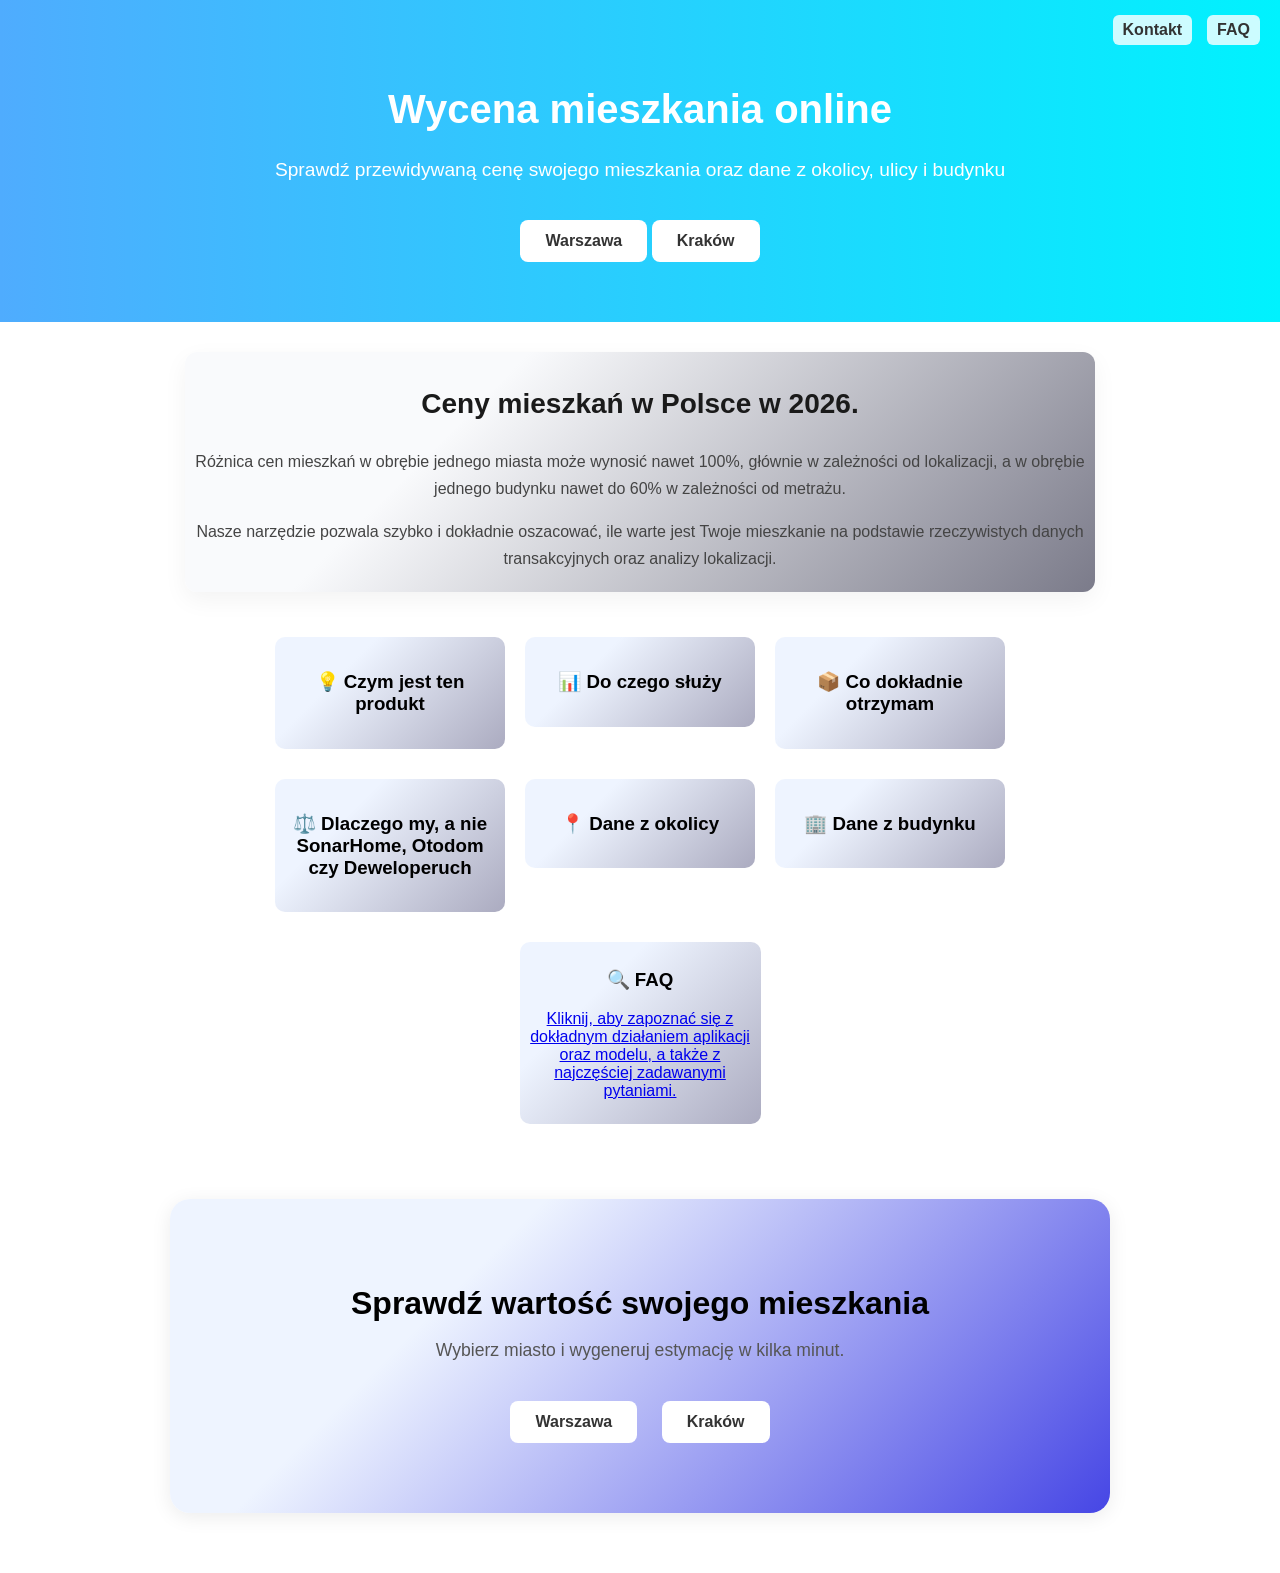
<file: frontend/index.html>
<!DOCTYPE html>
<html>
<head>
    <meta charset="UTF-8">
    <meta name="viewport" content="width=device-width, initial-scale=1.0">
    <meta name="description"
    content="Sprawdź przewidywaną cenę mieszkania w Warszawie, Krakowie, Trójmieście i innych największych miastach. Kalkulator analizuje lokalizację, metraż, budynek i ceny transakcyjne." />
    <title>Wycena mieszkań w Polsce – sprawdź cenę online w 2 minuty</title>
    <link rel="stylesheet" href="stylee.css">
</head>
<body>

<div class="top-links">
    <a href="https://www.warszawskieceny.pl/kontakt.html">Kontakt</a>
    <a href="FAQ.html">FAQ</a>
</div>


<header class="hero">
    <h1>Wycena mieszkania online</h1>
    <p>Sprawdź przewidywaną cenę swojego mieszkania oraz dane z okolicy, ulicy i budynku</p>

    <a href="https://www.warszawskieceny.pl" class="main-btn">Warszawa</a>
    <a href="https://krakowskieceny-pl.onrender.com/" class="main-btn">Kraków</a>

</header>




<section class="seo-text">
    <h2>Ceny mieszkań w Polsce w 2026.</h2>
    <p>
        Różnica cen mieszkań w obrębie jednego miasta może wynosić nawet 100%,
        głównie w zależności od lokalizacji, a w obrębie jednego budynku nawet do 60% w zależności od metrażu.
    </p>

    <p>
        Nasze narzędzie pozwala szybko i dokładnie oszacować, ile warte jest Twoje mieszkanie na podstawie
        rzeczywistych danych transakcyjnych oraz analizy lokalizacji.
    </p>
</section>


<div class="features">
    <div class="feature-box-faq">
        <h3>💡 Czym jest ten produkt</h3>
        <p class = "answer">To narzędzie, które pozwala oszacować realną wartość mieszkania na podstawie rzeczywistych transakcji uzyskanych z danych Ministerstwa Rozwoju i Technologii.</p>
    </div>



    <div class="feature-box-faq">
        <h3>📊️ Do czego służy</h3>
        <p class = "answer">Narzędzie pomaga ocenić, czy cena mieszkania jest zawyżona, zaniżona czy też adekwatna.
        Może być wykorzystane przy zakupie, sprzedaży lub analizie inwestycji.</p>
    </div>

        <div class="feature-box-faq">
        <h3>📦️ Co dokładnie otrzymam</h3>
        <p class = "answer">Końcowym produktem jest raport zawierający predykcję wartości mieszkania dla wskazanego adresu i parametrów.<br><br>
            Dodatkowo raport zawiera zagregowane dane transakcyjne z najbliższej okolicy.
            Jeśli ulica występuje w bazie – otrzymasz również dane dla ulicy, a jeśli dostępne są dane dla konkretnego adresu – także dla budynku.</p>
    </div>


</div>

<div class="features">
        <div class="feature-box-faq">
        <h3>⚖️ Dlaczego my, a nie SonarHome, Otodom czy Deweloperuch</h3>
        <p class = "answer">Na rynku istnieją różne narzędzia do analizy cen mieszkań, jednak każde z nich ma swoje ograniczenia.
<br><br>
Serwisy takie jak SonarHome oferują wyceny po podaniu danych kontaktowych (np. e-mail i telefon), co często wiąże się z dalszym kontaktem marketingowym oraz nie oferują danych z okolicy.
<br><br>
Portale ogłoszeniowe, takie jak Otodom, prezentują głównie ceny ofertowe, które mogą znacząco odbiegać od rzeczywistych cen transakcyjnych.
<br><br>
Z kolei narzędzia analizujące konkretne adresy, takie jak Deweloperuch, pokazują dane historyczne, ale nie oferują predykcji dopasowanej do parametrów konkretnego mieszkania.
<br><br>
Ten raport łączy wszystkie te elementy – wykorzystuje rzeczywiste dane transakcyjne, które podane są w raporcie i generuje spersonalizowaną predykcję ceny dla wskazanego mieszkania. Dzięki temu otrzymujesz pełniejszy i bardziej realistyczny obraz rynku niż w przypadku pojedynczych narzędzi.
        </p>

    </div>

    <div class="feature-box-faq">
        <h3>📍 Dane z okolicy</h3>
        <p class = "answer">Do predykcji używana jest analiza cen transakcyjnych w promieniu 100m–500m, których zestawienie otrzymasz wraz z estymacją.</p>
    </div>

    <div class="feature-box-faq">

        <h3>🏢 Dane z budynku</h3>
        <p class = "answer">Jeśli pod wskazanym adresem wystąpiły w ciągu ostatnich dwóch lat transakcje, otrzymasz ich zestawienie wraz z estymacją.</p>
    </div>
</div>


<div class="features">
    <div class="feature-box">
        <h3>🔍 FAQ</h3>
        <a href="FAQ.html" class="feature-link">

        <p>
            Kliknij, aby zapoznać się z dokładnym działaniem aplikacji
            oraz modelu, a także z najczęściej zadawanymi pytaniami.
        </p>
    </a>
    </div>




</div>



<div class="cta">
    <h2>Sprawdź wartość swojego mieszkania</h2>
    <p>Wybierz miasto i wygeneruj estymację w kilka minut.</p>

    <a href="https://www.warszawskieceny.pl" class="main-btn">
        Warszawa
    </a>

    <a href="https://krakowskieceny-pl.onrender.com/" class="main-btn">
        Kraków
    </a>
</div>


<script>
document.querySelectorAll(".feature-box-faq").forEach(box => {
    box.addEventListener("click", () => {
        box.classList.toggle("active");
    });
});
</script>

</body>
</html>
</file>
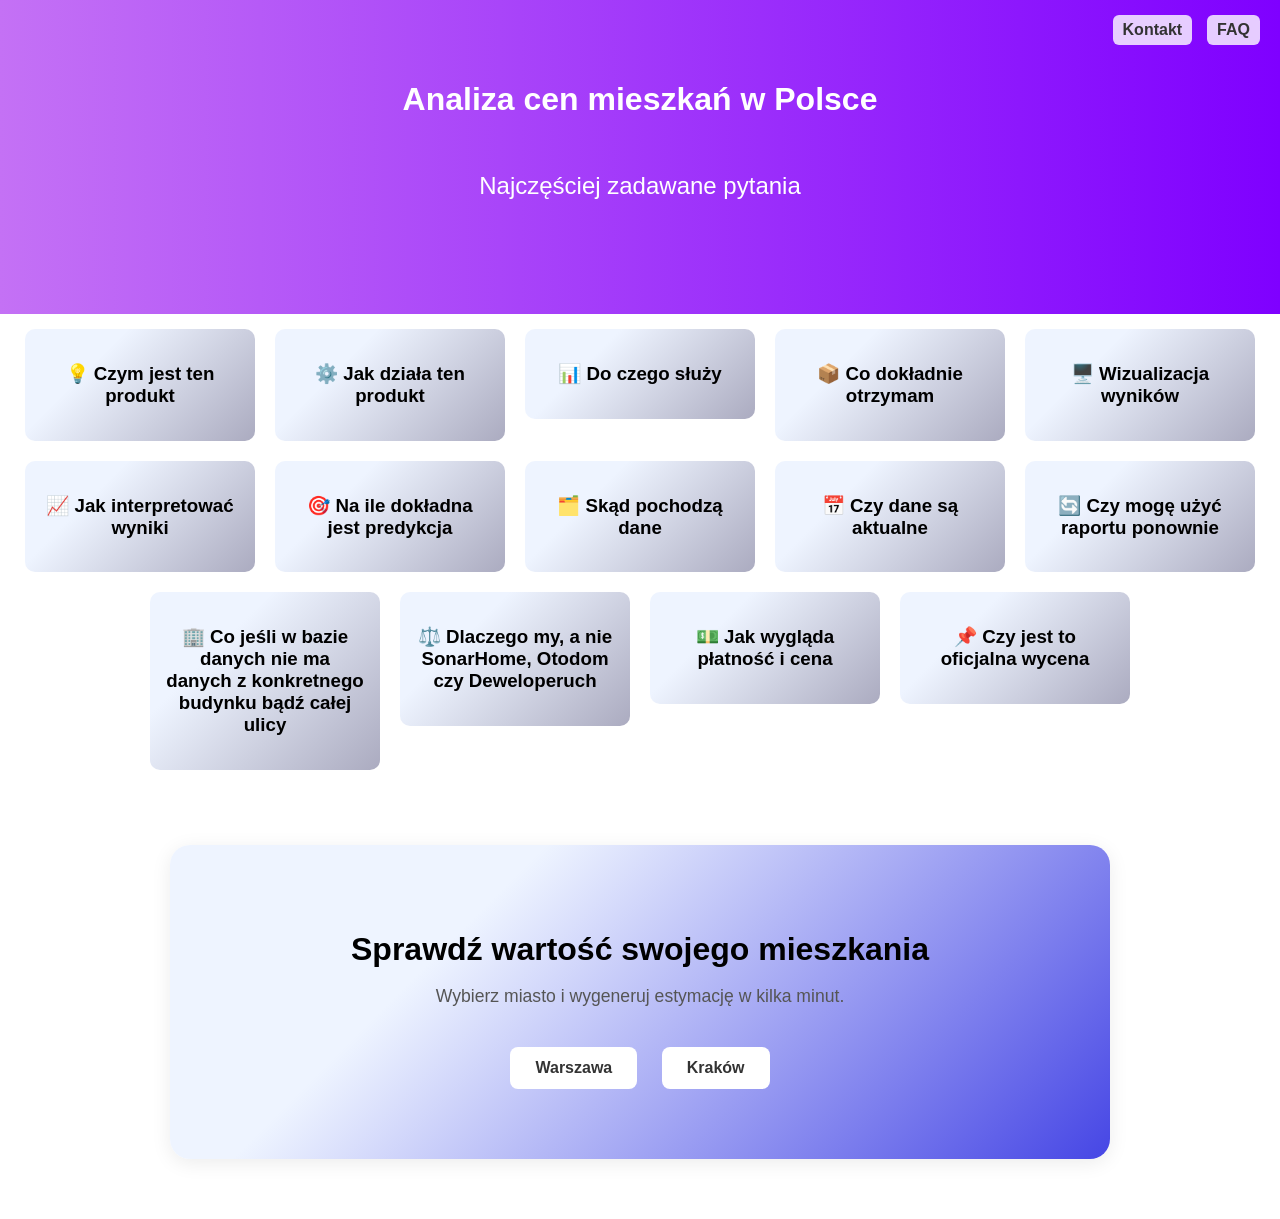
<file: frontend/FAQ.html>
<!DOCTYPE html>
<html lang="en">
<head>
    <meta charset="UTF-8">
    <meta name="viewport" content="width=device-width, initial-scale=1.0">
    <title>FAQ</title>
    <link rel="stylesheet" href="stylee.css">

</head>
<body>

<div class="top-links">
    <a href="https://www.warszawskieceny.pl/kontakt.html">Kontakt</a>
    <a href="FAQ.html">FAQ</a>
</div>


<div class="hero_violet">
    <h1>Analiza cen mieszkań w Polsce</h1>
    <p>Najczęściej zadawane pytania</p>

</div>
<div class="features">
    <div class="feature-box-faq">
        <h3>💡 Czym jest ten produkt</h3>
        <p class = "answer">To narzędzie, które pozwala oszacować realną wartość mieszkania na podstawie rzeczywistych transakcji uzyskanych z danych Ministerstwa Rozwoju i Technologii.</p>
    </div>


    <div class="feature-box-faq">
        <h3>⚙️ Jak działa ten produkt</h3>
        <p class = "answer">Po podaniu odpowiednich danych, model uczenia maszynowego, oparty na regresji liniowej, przewiduje przybliżoną cenę za metr kwadratowy mieszkania na podstawie 50 000 faktycznych rekordów transakcyjnych. </p>
    </div>

    <div class="feature-box-faq">
        <h3>📊️ Do czego służy</h3>
        <p class = "answer">Narzędzie pomaga ocenić, czy cena mieszkania jest zawyżona, zaniżona czy też adekwatna.
        Może być wykorzystane przy zakupie, sprzedaży lub analizie inwestycji.</p>
    </div>


    <div class="feature-box-faq">
        <h3>📦️ Co dokładnie otrzymam</h3>
        <p class = "answer">Końcowym produktem jest raport zawierający predykcję wartości mieszkania dla wskazanego adresu i parametrów.
Dodatkowo raport zawiera zagregowane dane transakcyjne z najbliższej okolicy.
Jeśli ulica występuje w bazie – otrzymasz również dane dla ulicy, a jeśli dostępne są dane dla konkretnego adresu – także dla budynku.</p>
    </div>


    <div class="feature-box-faq">
        <h3>🖥️  Wizualizacja wyników</h3>
        <a href="wynikidisplay.html" class="feature-link">
            <p class = "answer">Kliknij, aby przejść do wizualizacji otrzymanych wyników</p>
        </a>
    </div>




    <div class="feature-box-faq">
        <h3>📈 Jak interpretować wyniki</h3>
        <p class = "answer">Wynik należy traktować jako realistyczną estymację ceny rynkowej, a nie dokładną wycenę notarialną.
        Najlepiej porównać go z cenami ofert i potraktować jako punkt odniesienia przy negocjacjach.</p>
    </div>




    <div class="feature-box-faq">
        <h3>🎯 Na ile dokładna jest predykcja</h3>
        <p class="answer">
            Średni błąd przewidywania wynosi około 7%.
            Oznacza to, że dla większości mieszkań model trafia bardzo blisko realnej ceny rynkowej.
            <br><br>
            Dokładność zależy jednak od dostępności danych – w lokalizacjach z dużą liczbą transakcji
            (np. popularne dzielnice) wyniki są bardziej precyzyjne.
            <br><br>
            W przypadku rzadkich adresów lub nietypowych mieszkań (np. bardzo duży metraż,
            wysoki standard, unikalna lokalizacja), odchylenie może być większe.
            <br><br>
            Raport najlepiej traktować jako solidny punkt odniesienia do oceny,
            czy dana oferta jest zawyżona lub atrakcyjna.
        </p>
    </div>

    <div class="feature-box-faq">
        <h3>🗂️ Skąd pochodzą dane</h3>
        <p class = "answer">Dane pochodzą z rejestru cen nieruchomości publikowanego przez Ministerstwo Rozwoju i Technologii (geoportal.gov.pl).
Są to oficjalne ceny transakcyjne zawarte w aktach notarialnych.</p>
    </div>



    <div class="feature-box-faq">
        <h3>📅 Czy dane są aktualne</h3>
        <p class = "answer">Dane obejmują lata 2024–obecnie i są reprezentatywne dla aktualnych warunków rynkowych.</p>
    </div>

    <div class="feature-box-faq">

        <h3>🔄 Czy mogę użyć raportu ponownie</h3>
        <p class = "answer">Po zakupie raport będzie dostępny na stronie przez godzinę od kliknięcia w "wygeneruj wyniki". Dokument ZIP z gotowymi do pobrania plikami przedstawiającymi całość raportu i danych można w tym czasie pobierać dowolnie, a pobrane pliki będą już na zawsze do Państwa dyspozycji.</p>
    </div>

    <div class="feature-box-faq">
        <h3>🏢 Co jeśli w bazie danych nie ma danych z konkretnego budynku bądź całej ulicy</h3>
        <p class = "answer">W przypadku braku budynku, raport generowany jest w głównej mierze w oparciu o dane transakcyjne ze wskazanej ulicy i najbliższej okolicy.
        <br><br>
            W przypadku braku jakichkolwiek danych ze wskazanej ulicy, raport generwoany jest w oparciu o najbliższą okolicę.
        </p>
    </div>


    <div class="feature-box-faq">
        <h3>⚖️ Dlaczego my, a nie SonarHome, Otodom czy Deweloperuch</h3>
        <p class = "answer">Na rynku istnieją różne narzędzia do analizy cen mieszkań, jednak każde z nich ma swoje ograniczenia.
<br><br>
Serwisy takie jak SonarHome oferują wyceny po podaniu danych kontaktowych (np. e-mail i telefon), co często wiąże się z dalszym kontaktem marketingowym oraz nie oferują danych z okolicy.
<br><br>
Portale ogłoszeniowe, takie jak Otodom, prezentują głównie ceny ofertowe, które mogą znacząco odbiegać od rzeczywistych cen transakcyjnych.
<br><br>
Z kolei narzędzia analizujące konkretne adresy, takie jak Deweloperuch, pokazują dane historyczne, ale nie oferują predykcji dopasowanej do parametrów konkretnego mieszkania.
<br><br>
Ten raport łączy wszystkie te elementy – wykorzystuje rzeczywiste dane transakcyjne, które podane są w raporcie i generuje spersonalizowaną predykcję ceny dla wskazanego mieszkania. Dzięki temu otrzymujesz pełniejszy i bardziej realistyczny obraz rynku niż w przypadku pojedynczych narzędzi.
        </p>

    </div>



    <div class="feature-box-faq">
        <h3>💵 Jak wygląda płatność i cena</h3>
        <p class = "answer">Płatność odbywa się online za pomocą bezpiecznego systemu Stripe. Po wprowadzeniu danych mieszkania zostaniesz przekierowany do formularza płatności, gdzie możesz zapłacić kartą.
            <br><br>
            Koszt raportu to 5 zł – jest to jednorazowa opłata za wygenerowanie pełnego raportu dla wybranego mieszkania. Po opłaceniu natychmiast uzyskujesz dostęp do wyników.
            <br><br>
            Nie wymagamy zakładania konta ani podawania dodatkowych danych kontaktowych – płacisz tylko za konkretny raport i od razu go otrzymujesz. </p>
    </div>

    <div class="feature-box-faq">
        <h3>📌 Czy jest to oficjalna wycena</h3>
        <p class = "answer">Nie – raport ma charakter informacyjny i nie zastępuje wyceny rzeczoznawcy majątkowego.</p>
    </div>


</div>


<div class="cta">
    <h2>Sprawdź wartość swojego mieszkania</h2>
    <p>Wybierz miasto i wygeneruj estymację w kilka minut.</p>

    <a href="https://www.warszawskieceny.pl" class="main-btn">
        Warszawa
    </a>

    <a href="https://krakowskieceny-pl.onrender.com/" class="main-btn">
        Kraków
    </a>
</div>

<script>
document.querySelectorAll(".feature-box-faq").forEach(box => {
    box.addEventListener("click", () => {
        box.classList.toggle("active");
    });
});
</script>

</body>
</html>
</file>
<file: frontend/stylee.css>
body {
    margin: 0;
    font-family: Arial;
    text-align: center;
}


.top-links {
    position: fixed;
    top: 15px;
    right: 20px;
    display: flex;
    gap: 15px;
    z-index: 999;
}

.top-links a {
    text-decoration: none;
    color: #333;
    font-weight: 600;
    background: rgba(255,255,255,0.8);
    padding: 6px 10px;
    border-radius: 6px;
}

.top-links a:hover {
    background: #fff;
}



/* HERO */
.hero {
    background: linear-gradient(to right, #4facfe, #00f2fe);
    color: white;
    padding: 60px 20px;
}

.hero_violet {
    background: linear-gradient(to right, #c471f5, #7f00ff);
    color: white;
    padding: 60px 20px;
}

.hero h1 {
    font-size: 2.5rem;
}

.hero p {
    font-size: 1.2rem;
}

.hero_violet p {
    padding: 30px;
    font-size: 1.5rem;
}



/* BUTTON */
.main-btn {
    display: inline-block;
    margin-top: 20px;
    padding: 12px 25px;
    background: white;
    color: #333;
    text-decoration: none;
    border-radius: 8px;
    font-weight: bold;
}

/* FEATURES */
.features {
    display: flex;
    justify-content: center;
    gap: 20px;
    padding: 15px;
    flex-wrap: wrap; /* 🔥 ważne */
    align-items: flex-start;
}

.feature-box {
    width: 225px;
    padding: 8px;
    border-radius: 10px;
    background: linear-gradient(
    135deg,
    #eef4ff 30%,
        #ababc0 100%

);
}




.feature-box-faq {
    width: 200px;
    padding: 15px;
    border-radius: 10px;
    background: linear-gradient(
        135deg,
        #eef4ff 30%,
        #ababc0 100%

    );
    cursor: pointer;

}

.answer {
    display: none;
    margin-top: 10px;
}

.feature-box-faq.active .answer {
    display: block;
}

.seo-text {
    max-width: 900px;
    margin: 30px auto;
    padding: 5px;
    background: linear-gradient(
    135deg,
    #f9fafc 30%,
    #7b7b8a 100%


);
    border-radius: 12px;
    box-shadow: 0 8px 25px rgba(0,0,0,0.05);
    line-height: 1.7;

}

.seo-text h2 {
    font-size: 28px;
    margin-bottom: 20px;
    color: #1a1a1a;
}

.seo-text p {
    font-size: 16px;
    color: #444;
    margin-bottom: 15px;
}

.seo-text strong {
    color: #000;
}

.cta {
    text-align: center;
    padding: 60px 20px;
    margin: 60px auto;
    max-width: 900px;
    border-radius: 20px;
    background: linear-gradient(
    135deg,
    #eef4ff 30%,
    #4646e5 100%

);
    box-shadow: 0 4px 20px rgba(0,0,0,0.08);
}

.cta h2 {
    font-size: 2rem;
    margin-bottom: 15px;
}

.cta p {
    font-size: 1.1rem;
    color: #555;
    margin-bottom: 30px;
}

.cta .main-btn {
    display: inline-block;
    margin: 10px;
}


/* 📱 MOBILE */
@media (max-width: 768px) {

    /* TOP LINKS */
    .top-links {
        top: 10px;
        right: 10px;
        gap: 8px;
        flex-direction: column;
        align-items: flex-end;
    }

    .top-links a {
        font-size: 13px;
        padding: 5px 8px;
    }

    /* HERO */
    .hero {
        padding: 50px 15px;
    }

    .hero h1 {
        font-size: 1.6rem;
        line-height: 1.3;
    }

    .hero p {
        font-size: 0.95rem;
    }


    .hero_violet {
    padding: 50px 15px;
    }

    .hero_violet h1 {
        font-size: 1.6rem;
        line-height: 1.3;
    }

    .hero_violet p {
        font-size: 1rem;
        padding: 15px 0;
    }

    /* BUTTON */
    .main-btn {
        display: block;
        width: 100%;
        max-width: 280px;
        margin: 10px auto;
    }

    /* FEATURES */
    .features {
        flex-direction: column;
        align-items: center;
        gap: 15px;
    }

    .feature-box,
    .feature-box-faq {
        width: 90%;
        max-width: 350px;
    }

    /* SEO TEXT */
    .seo-text {
        margin: 20px 10px;
        padding: 15px;
    }

    .seo-text h2 {
        font-size: 20px;
    }

    .seo-text p {
        font-size: 14px;
    }

    /* CTA */
    .cta {
        padding: 40px 15px;
        margin: 30px 10px;
    }

    .cta h2 {
        font-size: 1.5rem;
    }

    .cta p {
        font-size: 1rem;
    }
}

@media (min-width: 769px) and (max-width: 1024px) {

    /* HERO */
    .hero h1 {
        font-size: 2rem;
    }

    .hero p {
        font-size: 1.1rem;
    }
    .hero_violet {
    padding: 50px 15px;
}
        .hero_violet h1 {
        font-size: 2rem;

    }

.hero_violet p {
    font-size: 1rem;
    padding: 15px 0;
}

    /* FEATURES */
    .features {
        flex-wrap: wrap;
        gap: 15px;
    }

    .feature-box,
    .feature-box-faq {
        width: 45%;
    }

    /* BUTTON */
    .main-btn {
        margin: 10px 8px;
    }

    /* SEO TEXT */
    .seo-text {
        margin: 30px 20px;
        padding: 25px;
    }

    /* CTA */
    .cta {
        padding: 50px 20px;
    }
}
</file>
